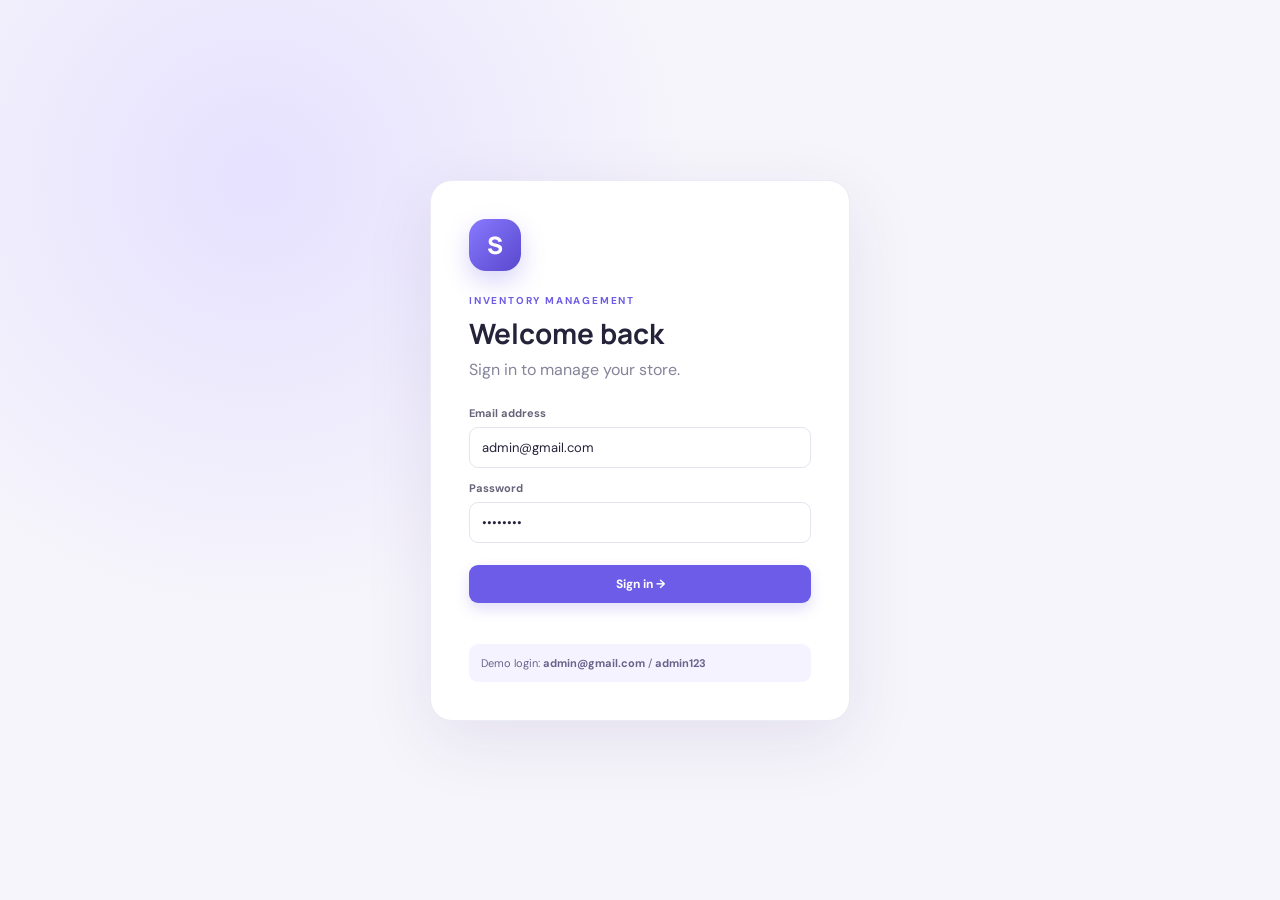
<file: Day-30/index.html>
<!DOCTYPE html><html lang="en"><head><meta charset="UTF-8"><meta name="viewport" content="width=device-width,initial-scale=1"><title>Stockify • Dashboard</title><link rel="stylesheet" href="css/style.css"></head><body>
<div class="app-shell"><aside class="sidebar"><a class="brand" href="index.html"><span class="brand-mark small">S</span> stockify</a><nav><a class="active" href="index.html">▦　Dashboard</a><a href="sales.html">↗　Sales</a><a href="sales-returns.html">↩　Returns & refunds</a><a href="customer-history.html">♙　Customers</a><a href="reports.html">▤　Reports</a></nav><div class="side-bottom"><span class="avatar">A</span><span><b>Administrator</b><small>Store manager</small></span><button id="logoutBtn" class="icon-btn" title="Logout">⇥</button></div></aside>
<main class="main"><header class="topbar"><div><p class="eyebrow">OVERVIEW</p><h1>Dashboard</h1></div><div class="top-actions"><span class="date-label" id="todayLabel"></span><button class="btn light" onclick="location.href='sales.html'">＋ New sale</button></div></header>
<section class="welcome-panel"><div><p class="eyebrow">YOUR BUSINESS AT A GLANCE</p><h2>Good business starts with<br> great visibility.</h2><p>Track stock, sales and customer activity from one place.</p></div><div class="welcome-art">✦</div></section>
<section class="stats-grid"><article class="stat-card"><span>Total products</span><strong id="dashProducts">0</strong><small>Products in catalogue</small></article><article class="stat-card"><span>Stock units</span><strong id="dashStock">0</strong><small>Units currently available</small></article><article class="stat-card"><span>Inventory value</span><strong id="dashValue">₹0</strong><small>Based on selling price</small></article><article class="stat-card"><span>Low stock items</span><strong id="dashLow">0</strong><small>At or below minimum level</small></article></section>
<section class="content-grid"><article class="panel"><div class="panel-head"><div><h3>Product inventory</h3><p class="muted">Add and manage your products</p></div><input id="productSearch" class="search" placeholder="Search products..."></div>
<form id="productForm" class="form-grid"><input type="hidden" id="productEditId"><div><label>Product name</label><input id="productName" required minlength="2" placeholder="e.g. Wireless mouse"></div><div><label>Category</label><input id="productCategory" required placeholder="e.g. Accessories"></div><div><label>Selling price (₹)</label><input id="productPrice" type="number" min="0.01" step="0.01" required></div><div><label>Purchase cost (₹)</label><input id="productCost" type="number" min="0" step="0.01" value="0"></div><div><label>Stock quantity</label><input id="productStock" type="number" min="0" step="1" required></div><div><label>Minimum stock</label><input id="productMinimum" type="number" min="0" value="10" required></div><div class="form-actions"><button class="btn primary" type="submit" id="productSubmit">＋ Add product</button><button class="btn light" type="button" id="productCancel" hidden>Cancel edit</button></div></form>
<div class="table-wrap"><table><thead><tr><th>Product</th><th>Category</th><th>Price</th><th>Stock</th><th>Status</th><th>Actions</th></tr></thead><tbody id="productTable"></tbody></table></div></article>
<article class="panel"><div class="panel-head"><div><h3>Recent activity</h3><p class="muted">Latest updates in your store</p></div></div><div id="activityList" class="activity-list"></div><div class="panel-head section-gap"><div><h3>Stock alerts</h3><p class="muted">Products that need attention</p></div></div><div id="lowStockList" class="alert-list"></div></article></section>
</main></div><script src="js/storage.js"></script><script src="js/auth.js"></script><script src="js/activityLog.js"></script><script src="js/notifications.js"></script><script src="js/products.js"></script><script src="js/main.js"></script></body></html>
</file>
<file: Day-30/css/style.css>
@import url('https://fonts.googleapis.com/css2?family=DM+Sans:wght@400;500;600;700&family=Manrope:wght@500;600;700;800&display=swap');
:root{--purple:#6d5ce7;--purple2:#5948ce;--ink:#24233a;--muted:#85849a;--bg:#f6f5fb;--line:#eceaf4;--green:#16865e;--red:#d64f65;--amber:#c88724}*{box-sizing:border-box}body{margin:0;background:var(--bg);color:var(--ink);font-family:'DM Sans',sans-serif}h1,h2,h3{font-family:Manrope,sans-serif;margin:0}h1{font-size:29px}h2{font-size:29px;line-height:1.25}h3{font-size:17px}p{margin:7px 0}.muted,small{color:var(--muted)}.eyebrow{font-size:10px;letter-spacing:1.8px;font-weight:700;color:var(--purple)}.app-shell{min-height:100vh}.sidebar{position:fixed;inset:0 auto 0 0;width:238px;background:#fff;border-right:1px solid var(--line);padding:27px 18px;display:flex;flex-direction:column;z-index:3}.brand{display:flex;align-items:center;gap:10px;font:800 21px Manrope;text-decoration:none;color:var(--ink);padding:0 8px 35px}.brand-mark{width:52px;height:52px;display:grid;place-items:center;background:linear-gradient(135deg,#8879ff,#5948ce);color:#fff;border-radius:17px;font:800 24px Manrope;box-shadow:0 10px 24px #6d5ce744}.brand-mark.small{width:34px;height:34px;border-radius:11px;font-size:17px}.sidebar nav{display:grid;gap:7px}.sidebar nav a{padding:13px 12px;border-radius:11px;text-decoration:none;color:#77758c;font-weight:600;font-size:13px}.sidebar nav a:hover,.sidebar nav a.active{background:#f0edff;color:var(--purple)}.side-bottom{margin-top:auto;border-top:1px solid var(--line);padding:18px 4px 0;display:flex;align-items:center;gap:9px;font-size:12px}.side-bottom small{display:block;margin-top:3px}.avatar{width:34px;height:34px;display:grid;place-items:center;background:#e9e5ff;color:var(--purple);border-radius:50%;font-weight:700}.icon-btn{margin-left:auto;border:0;background:none;font-size:19px;cursor:pointer;color:var(--muted)}.main{margin-left:238px;padding:32px 38px 55px;max-width:1600px}.topbar{display:flex;align-items:center;justify-content:space-between;margin-bottom:25px}.top-actions{display:flex;align-items:center;gap:18px}.date-label{color:var(--muted);font-size:12px}.welcome-panel{background:linear-gradient(110deg,#302b61,#6556d7);border-radius:19px;padding:27px 32px;color:#fff;display:flex;justify-content:space-between;overflow:hidden;margin-bottom:20px;position:relative}.welcome-panel .eyebrow{color:#c9c2ff}.welcome-panel p:last-child{color:#d9d6f7;font-size:13px}.welcome-art{font-size:100px;color:#ffffff28;align-self:center;margin-right:35px}.stats-grid{display:grid;grid-template-columns:repeat(4,1fr);gap:14px;margin-bottom:20px}.stats-grid.two{grid-template-columns:repeat(2,1fr)}.stat-card,.panel{background:#fff;border:1px solid var(--line);border-radius:15px;padding:19px;box-shadow:0 4px 18px #29205b08}.stat-card span{font-size:12px;color:var(--muted);display:block}.stat-card strong{display:block;font:800 25px Manrope;margin:9px 0 5px}.stat-card small{font-size:11px}.content-grid{display:grid;grid-template-columns:minmax(0,1.5fr) minmax(300px,1fr);gap:18px}.panel{min-width:0}.panel-head{display:flex;justify-content:space-between;align-items:center;gap:12px;margin-bottom:18px}.panel-head p{font-size:12px}.search{max-width:210px}label{display:block;font-size:11px;font-weight:700;color:#66647b;margin:0 0 7px}input,select{width:100%;border:1px solid #e6e3ef;border-radius:9px;padding:11px 12px;background:#fff;color:var(--ink);font:13px 'DM Sans';outline:none;margin-bottom:13px}input:focus,select:focus{border-color:#8a7df0;box-shadow:0 0 0 3px #7868e51a}.form-grid{display:grid;grid-template-columns:repeat(2,minmax(0,1fr));gap:0 12px}.form-grid.compact{margin-top:14px}.form-actions{grid-column:1/-1;display:flex;gap:8px;margin:2px 0 17px}.btn{border:0;border-radius:9px;padding:11px 15px;font:700 12px 'DM Sans';cursor:pointer;transition:.2s}.btn:hover{transform:translateY(-1px)}.btn.primary{background:var(--purple);color:#fff;box-shadow:0 6px 14px #6d5ce733}.btn.primary:hover{background:var(--purple2)}.btn.light{background:#f0edff;color:var(--purple)}.btn.full{width:100%;margin-top:9px}.table-wrap{overflow:auto;width:100%;margin-top:13px}table{width:100%;border-collapse:collapse;white-space:nowrap;font-size:12px}th{text-align:left;color:#9693a7;font-size:10px;letter-spacing:.5px;font-weight:700;padding:12px 10px;border-bottom:1px solid var(--line)}td{padding:13px 10px;border-bottom:1px solid #f1eff6}tbody tr:last-child td{border-bottom:0}.pill{display:inline-block;border-radius:30px;padding:5px 9px;font-size:10px;font-weight:700;background:#e9f7f0;color:var(--green)}.pill.low{background:#fff4df;color:var(--amber)}.pill.out{background:#ffedf0;color:var(--red)}.action-link{border:0;background:none;color:var(--purple);font-weight:700;cursor:pointer;margin-right:7px}.action-link.danger{color:var(--red)}.activity-list,.alert-list{display:grid;gap:11px}.activity-item,.alert-item{display:flex;gap:10px;align-items:flex-start;font-size:12px;padding:9px 0;border-bottom:1px solid #f1eff6}.activity-dot{width:8px;height:8px;border-radius:50%;background:#8b7cf1;margin-top:4px;flex:none}.activity-item small{display:block;margin-top:4px}.section-gap{margin-top:24px}.totals{background:#f8f7fc;border-radius:11px;padding:12px 15px;margin-top:13px}.totals p{display:flex;justify-content:space-between;font-size:12px;color:var(--muted)}.totals b{color:var(--ink)}.totals .grand{font-size:15px;color:var(--ink);border-top:1px solid var(--line);padding-top:10px}.modal{display:none;position:fixed;inset:0;background:#19152e88;z-index:9;align-items:center;justify-content:center;padding:20px}.modal.show{display:flex}.modal-card{background:#fff;border-radius:16px;padding:28px;max-width:560px;width:100%;max-height:90vh;overflow:auto;position:relative}.modal-close{position:absolute;right:14px;top:10px;border:0;background:none;font-size:25px;cursor:pointer}.customer-detail{margin-top:20px}.login-page{min-height:100vh;display:grid;place-items:center;background:radial-gradient(circle at 20% 20%,#e6e1ff,transparent 35%),#f6f5fb;padding:20px}.login-card{width:min(420px,100%);background:white;border:1px solid var(--line);border-radius:22px;padding:38px;box-shadow:0 20px 70px #31256b18}.login-card .brand-mark{margin-bottom:23px}.login-card h1{font-size:28px}.login-card form{margin-top:26px}.demo-note{margin-top:18px;padding:12px;background:#f5f3ff;border-radius:9px;font-size:11px;color:#69648a}.form-message{font-size:12px;color:var(--red);min-height:16px}.full{width:100%}.empty{text-align:center;color:var(--muted);padding:22px;font-size:12px}@media(max-width:1050px){.content-grid{grid-template-columns:1fr}.stats-grid{grid-template-columns:repeat(2,1fr)}}@media(max-width:700px){.sidebar{position:static;width:auto;height:auto;padding:12px}.brand{padding:0 5px 12px}.sidebar nav{display:flex;overflow:auto}.sidebar nav a{white-space:nowrap;padding:9px}.side-bottom{display:none}.main{margin:0;padding:20px 14px}.topbar{align-items:flex-start;gap:10px}.topbar h1{font-size:23px}.welcome-panel{padding:22px}.welcome-art{font-size:60px;margin:0}.stats-grid{gap:9px}.stat-card{padding:13px}.stat-card strong{font-size:20px}.form-grid{grid-template-columns:1fr}.search{max-width:145px}.login-card{padding:27px}}@media print{body *{visibility:hidden}.modal.show,.modal.show *{visibility:visible}.modal.show{position:absolute;background:white}.modal-card{box-shadow:none}}

.profile-section{margin-top:20px}.profile-heading{display:flex;align-items:center;justify-content:space-between;background:linear-gradient(110deg,#302b61,#6556d7);color:#fff;border-radius:16px;padding:23px 26px;margin-bottom:15px}.profile-heading .eyebrow{color:#c9c2ff}.profile-heading .muted{color:#e0dcff}.profile-heading .pill{background:#ffffff20;color:#fff}.profile-stats{grid-template-columns:repeat(5,1fr)}.profile-panel{margin-top:15px}.filter-row{display:grid;grid-template-columns:repeat(4,minmax(0,1fr));gap:12px;align-items:end;background:#faf9fe;padding:13px;border-radius:11px}.filter-row input,.filter-row select{margin-bottom:0}.filter-buttons{padding-bottom:0}.filter-buttons .btn{width:100%}@media(max-width:1050px){.profile-stats{grid-template-columns:repeat(3,1fr)}.filter-row{grid-template-columns:repeat(2,1fr)}}@media(max-width:650px){.profile-stats{grid-template-columns:repeat(2,1fr)}.filter-row{grid-template-columns:1fr}.profile-heading{align-items:flex-start;gap:12px;flex-direction:column}}
/* ADD CUSTOMER FORM */

.add-customer-panel {
    margin-bottom: 20px;
}

.customer-form {
    display: grid;
    grid-template-columns: repeat(3, 1fr);
    gap: 18px;
    align-items: end;
}

.customer-form .form-group {
    display: flex;
    flex-direction: column;
    gap: 8px;
}

.customer-form label {
    font-weight: 600;
    color: var(--text);
}

.customer-form input {
    width: 100%;
    padding: 12px;
    border: 1px solid var(--border);
    border-radius: 9px;
    outline: none;
    background: white;
    font-size: 14px;
}

.customer-form input:focus {
    border-color: var(--primary);
    box-shadow: 0 0 0 3px rgba(101, 88, 211, 0.12);
}

.customer-form button {
    min-height: 43px;
}

@media (max-width: 750px) {
    .customer-form {
        grid-template-columns: 1fr;
    }
}
</file>
